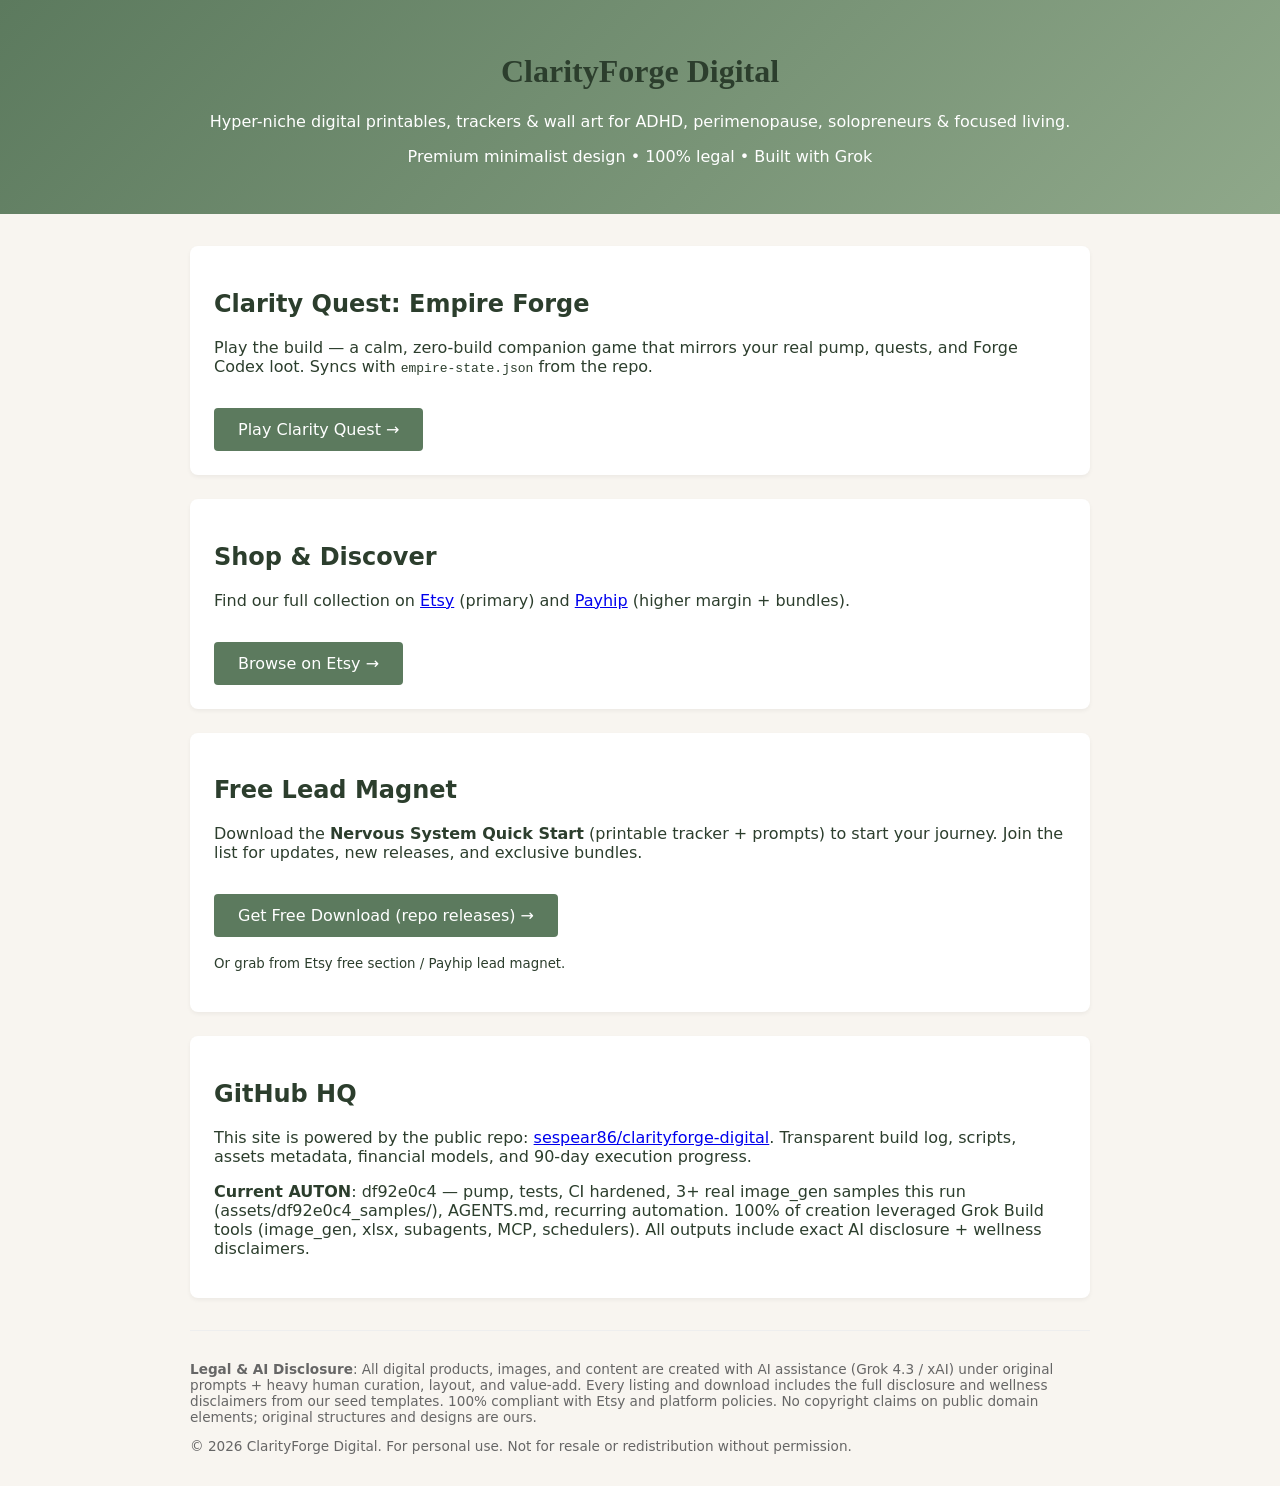
<file: docs/index.html>
<!DOCTYPE html>
<html lang="en">
<head>
  <meta charset="UTF-8">
  <meta name="viewport" content="width=device-width, initial-scale=1.0">
  <title>ClarityForge Digital — Hyper-Niche Printables & Trackers</title>
  <style>
    body { font-family: system-ui, sans-serif; margin: 0; padding: 0; background: #f8f5f0; color: #2c3e2d; }
    .header { background: linear-gradient(135deg, #5c7a5e, #8fa88a); color: white; padding: 2rem; text-align: center; }
    .container { max-width: 900px; margin: 2rem auto; padding: 0 1rem; }
    .section { background: white; padding: 1.5rem; margin-bottom: 1.5rem; border-radius: 8px; box-shadow: 0 2px 4px rgba(0,0,0,0.05); }
    h1, h2 { color: #2c3e2d; }
    .brand { font-family: 'Georgia', serif; }
    .cta { display: inline-block; background: #5c7a5e; color: white; padding: 0.75rem 1.5rem; text-decoration: none; border-radius: 4px; margin-top: 1rem; }
    .legal { font-size: 0.85rem; color: #666; border-top: 1px solid #eee; padding-top: 1rem; margin-top: 2rem; }
  </style>
</head>
<body>
  <div class="header">
    <h1 class="brand">ClarityForge Digital</h1>
    <p>Hyper-niche digital printables, trackers &amp; wall art for ADHD, perimenopause, solopreneurs &amp; focused living.</p>
    <p>Premium minimalist design • 100% legal • Built with Grok</p>
  </div>
  <div class="container">
    <div class="section">
      <h2>Clarity Quest: Empire Forge</h2>
      <p>Play the build — a calm, zero-build companion game that mirrors your real pump, quests, and Forge Codex loot. Syncs with <code>empire-state.json</code> from the repo.</p>
      <a class="cta" href="game/">Play Clarity Quest →</a>
    </div>
    <div class="section">
      <h2>Shop &amp; Discover</h2>
      <p>Find our full collection on <a href="https://www.etsy.com/shop/ClarityForgeDigital" target="_blank">Etsy</a> (primary) and <a href="https://payhip.com/ClarityForgeDigital" target="_blank">Payhip</a> (higher margin + bundles).</p>
      <a class="cta" href="https://www.etsy.com/shop/ClarityForgeDigital" target="_blank">Browse on Etsy →</a>
    </div>
    <div class="section">
      <h2>Free Lead Magnet</h2>
      <p>Download the <strong>Nervous System Quick Start</strong> (printable tracker + prompts) to start your journey. Join the list for updates, new releases, and exclusive bundles.</p>
      <a class="cta" href="https://github.com/sespear86/clarityforge-digital/releases" target="_blank">Get Free Download (repo releases) →</a>
      <p><small>Or grab from Etsy free section / Payhip lead magnet.</small></p>
    </div>
    <div class="section">
      <h2>GitHub HQ</h2>
      <p>This site is powered by the public repo: <a href="https://github.com/sespear86/clarityforge-digital">sespear86/clarityforge-digital</a>. Transparent build log, scripts, assets metadata, financial models, and 90-day execution progress.</p>
      <p><strong>Current AUTON</strong>: df92e0c4 — pump, tests, CI hardened, 3+ real image_gen samples this run (assets/df92e0c4_samples/), AGENTS.md, recurring automation. 100% of creation leveraged Grok Build tools (image_gen, xlsx, subagents, MCP, schedulers). All outputs include exact AI disclosure + wellness disclaimers.</p>
    </div>
    <div class="legal">
      <p><strong>Legal &amp; AI Disclosure</strong>: All digital products, images, and content are created with AI assistance (Grok 4.3 / xAI) under original prompts + heavy human curation, layout, and value-add. Every listing and download includes the full disclosure and wellness disclaimers from our seed templates. 100% compliant with Etsy and platform policies. No copyright claims on public domain elements; original structures and designs are ours.</p>
      <p>© 2026 ClarityForge Digital. For personal use. Not for resale or redistribution without permission.</p>
    </div>
  </div>
</body>
</html>
</file>
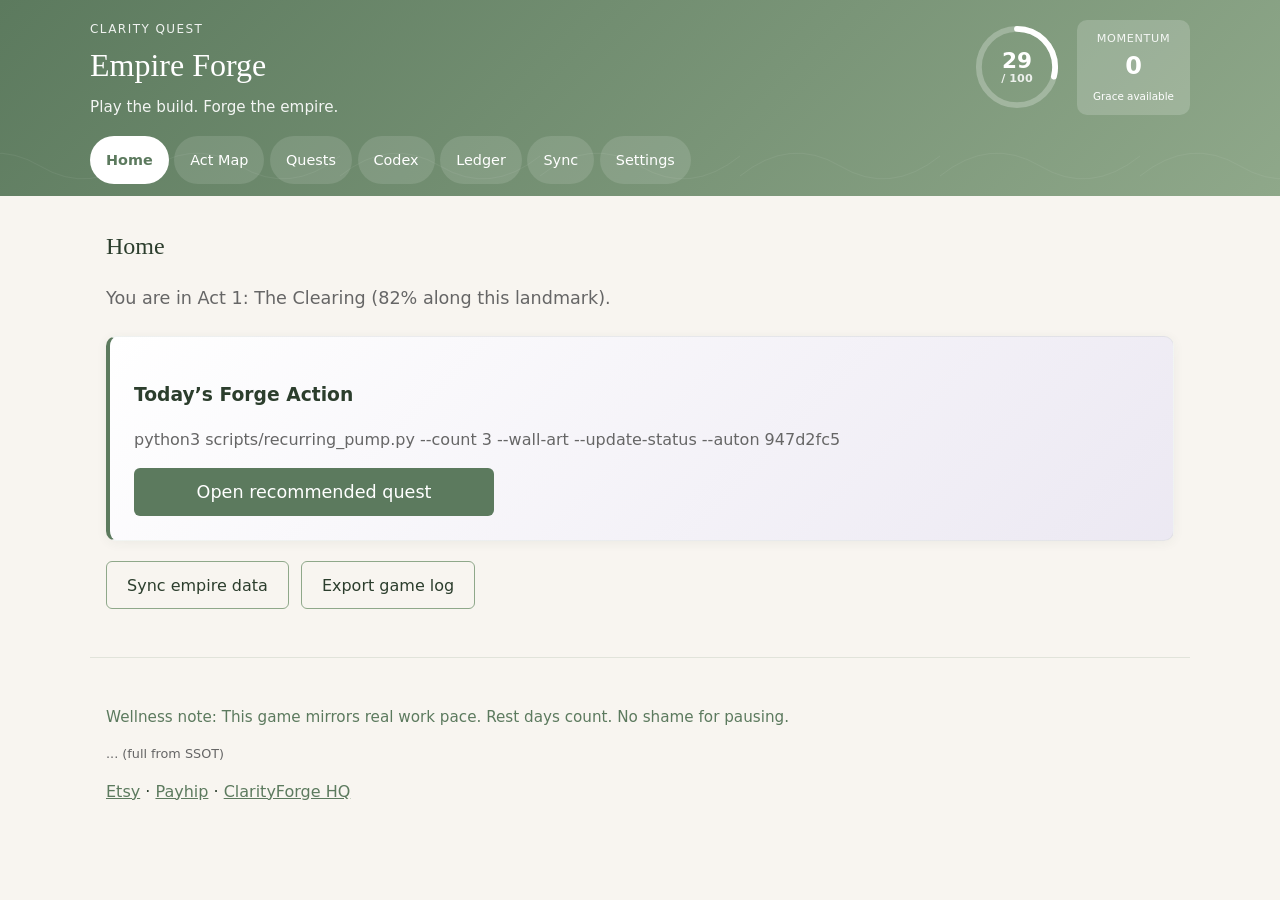
<file: docs/game/index.html>
<!DOCTYPE html>
<html lang="en">
<head>
  <meta charset="UTF-8">
  <meta name="viewport" content="width=device-width, initial-scale=1.0">
  <title>Clarity Quest: Empire Forge — ClarityForge Digital</title>
  <meta name="description" content="Play the build. Forge the empire. A calm, ADHD-friendly companion to your real ClarityForge velocity engine.">
  <link rel="stylesheet" href="./styles.css">
</head>
<body>
  <a class="skip-link" href="#main">Skip to main content</a>

  <header class="site-header" role="banner">
    <div class="header-inner">
      <div class="brand-block">
        <p class="eyebrow">Clarity Quest</p>
        <h1 class="site-title">Empire Forge</h1>
        <p class="tagline">Play the build. Forge the empire.</p>
      </div>
      <div class="hud" aria-label="Empire and momentum">
        <div class="empire-ring-wrap" aria-labelledby="empire-score-label">
          <svg class="empire-ring" viewBox="0 0 120 120" role="img" aria-hidden="true">
            <circle class="ring-track" cx="60" cy="60" r="52"></circle>
            <circle class="ring-progress" cx="60" cy="60" r="52" id="empire-ring-progress"></circle>
          </svg>
          <div class="empire-ring-label">
            <span id="empire-score-label" class="sr-only">Empire score</span>
            <span class="empire-score-value" id="empire-score-value" aria-live="polite">—</span>
            <span class="empire-score-cap">/ 100</span>
          </div>
        </div>
        <div class="momentum-pill" id="momentum-display" aria-live="polite">
          <span class="momentum-label">Momentum</span>
          <span class="momentum-value" id="momentum-value">0</span>
          <span class="momentum-grace" id="momentum-grace" hidden>Grace available</span>
        </div>
      </div>
    </div>
    <nav class="main-nav" aria-label="Game sections">
      <ul class="nav-list" id="main-nav">
        <li><a href="#home" data-route="home" class="nav-link is-active">Home</a></li>
        <li><a href="#act-map" data-route="act-map" class="nav-link">Act Map</a></li>
        <li><a href="#quests" data-route="quests" class="nav-link">Quests</a></li>
        <li><a href="#codex" data-route="codex" class="nav-link">Codex</a></li>
        <li><a href="#ledger" data-route="ledger" class="nav-link">Ledger</a></li>
        <li><a href="#sync" data-route="sync" class="nav-link">Sync</a></li>
        <li><a href="#settings" data-route="settings" class="nav-link">Settings</a></li>
      </ul>
    </nav>
  </header>

  <main id="main" class="main-content" tabindex="-1">
    <section id="view-home" class="view is-active" data-view="home" aria-labelledby="home-heading">
      <h2 id="home-heading">Home</h2>
      <p class="calm-lead" id="home-act-summary">Loading your forge…</p>
      <div class="card primary-cta-card">
        <h3>Today&rsquo;s Forge Action</h3>
        <p id="home-cta-copy" class="calm-copy">One small win at a time. No guilt if you rest.</p>
        <button type="button" class="btn btn-primary btn-large" id="home-forge-cta">Open recommended quest</button>
      </div>
      <div class="card-row">
        <button type="button" class="btn btn-secondary" id="home-sync-btn">Sync empire data</button>
        <button type="button" class="btn btn-secondary" id="home-export-btn">Export game log</button>
      </div>
    </section>

    <section id="view-act-map" class="view" data-view="act-map" aria-labelledby="act-map-heading" hidden>
      <h2 id="act-map-heading">Act Map</h2>
      <p class="calm-copy">Four landmarks on your 90-day forge. Locked acts show what unlocks them.</p>
      <div id="act-map-grid" class="act-map-grid" role="list"></div>
    </section>

    <section id="view-quests" class="view" data-view="quests" aria-labelledby="quests-heading" hidden>
      <h2 id="quests-heading">Quests</h2>
      <div class="quests-layout">
        <ul id="quest-list" class="quest-list" role="list"></ul>
        <article id="quest-detail" class="quest-detail card" aria-live="polite" hidden>
          <h3 id="quest-detail-title"></h3>
          <p id="quest-detail-desc" class="calm-copy"></p>
          <ol id="quest-steps" class="quest-steps"></ol>
          <p class="quest-rewards" id="quest-rewards"></p>
          <button type="button" class="btn btn-primary btn-large" id="quest-complete-btn">I completed this</button>
        </article>
      </div>
    </section>

    <section id="view-codex" class="view" data-view="codex" aria-labelledby="codex-heading" hidden>
      <h2 id="codex-heading">Forge Codex</h2>
      <p class="calm-copy">Collect listing relics from your real batch. Mark illustrated when you&rsquo;ve curated visuals.</p>
      <div id="codex-score-viz" class="codex-score-wrap"></div>
      <div class="codex-tabs" role="tablist" aria-label="Codex views">
        <button type="button" class="tab is-active" role="tab" aria-selected="true" aria-controls="codex-panel" data-codex-tab="deck" id="tab-deck">Deck</button>
        <button type="button" class="tab" role="tab" aria-selected="false" aria-controls="codex-panel" data-codex-tab="legendary" id="tab-legendary">Legendary</button>
      </div>
      <label class="filter-label" for="codex-niche-filter">Filter by niche</label>
      <select id="codex-niche-filter" class="select-input">
        <option value="">All niches</option>
      </select>
      <div id="codex-panel" role="tabpanel" aria-labelledby="tab-deck">
        <div id="codex-grid" class="codex-grid" role="list"></div>
      </div>
    </section>

    <section id="view-ledger" class="view" data-view="ledger" aria-labelledby="ledger-heading" hidden>
      <h2 id="ledger-heading">Command Ledger</h2>
      <p class="calm-copy">Scenario bands from your Command Center. Tune assumptions in the spreadsheet &mdash; not here.</p>
      <div id="ledger-bands" class="ledger-bands"></div>
      <div class="card tuner-note">
        <h3>Tuner of Fates</h3>
        <p>Yellow cells and scenario tuning live in <code>Command_Center_*.xlsx</code>. Regenerate with:</p>
        <pre class="code-block" id="tuner-command">python3 scripts/build_command_center_xlsx.py</pre>
        <button type="button" class="btn btn-secondary btn-copy" data-copy-target="tuner-command">Copy command</button>
      </div>
    </section>

    <section id="view-sync" class="view" data-view="sync" aria-labelledby="sync-heading" hidden>
      <h2 id="sync-heading">Sync &amp; Export</h2>
      <p class="calm-copy">Pull fresh <code>empire-state.json</code> from this site, or paste ramp JSON if offline.</p>
      <p class="sync-meta" id="last-sync-display">Last synced: never</p>
      <button type="button" class="btn btn-primary" id="sync-fetch-btn">Fetch empire-state.json</button>
      <label class="filter-label" for="sync-paste">Paste ramp-status or empire JSON (optional)</label>
      <textarea id="sync-paste" class="textarea-input" rows="6" placeholder='{"metrics": {"batch_listings": 30, ...}}'></textarea>
      <button type="button" class="btn btn-secondary" id="sync-paste-btn">Merge paste into overlay</button>
      <div class="card export-recipe" id="export-recipe-block">
        <h3>Commit recipe</h3>
        <pre class="code-block" id="commit-recipe"></pre>
      </div>
      <div class="card-row">
        <button type="button" class="btn btn-secondary" id="download-game-log-btn">Download game-log JSON</button>
        <button type="button" class="btn btn-secondary" id="download-quest-export-btn" disabled>Download last quest-complete JSON</button>
      </div>
    </section>

    <section id="view-settings" class="view" data-view="settings" aria-labelledby="settings-heading" hidden>
      <h2 id="settings-heading">Settings</h2>
      <div class="setting-row">
        <label class="toggle-label">
          <input type="checkbox" id="setting-focus-mode">
          <span>Focus mode (hide secondary chrome)</span>
        </label>
      </div>
      <div class="setting-row">
        <label class="toggle-label">
          <input type="checkbox" id="setting-sound">
          <span>Sound (off by default)</span>
        </label>
      </div>
      <button type="button" class="btn btn-secondary" id="reset-local-btn">Reset local progress (export first)</button>
    </section>
  </main>

  <div id="toast-region" class="toast-region" role="status" aria-live="polite" aria-atomic="true"></div>
  <div id="celebrate-layer" class="celebrate-layer" aria-hidden="true"></div>

  <footer class="site-footer" role="contentinfo">
    <p class="wellness-note">Wellness note: This game mirrors real work pace. Rest days count. No shame for pausing.</p>
    <p id="legal-footer-text" class="legal-footer"></p>
    <p class="footer-links">
      <a href="https://www.etsy.com/shop/ClarityForgeDigital" target="_blank" rel="noopener">Etsy</a>
      &middot;
      <a href="https://payhip.com/ClarityForgeDigital" target="_blank" rel="noopener">Payhip</a>
      &middot;
      <a href="../index.html">ClarityForge HQ</a>
    </p>
  </footer>

  <script type="module" src="./app.js"></script>
</body>
</html>
</file>
<file: docs/game/styles.css>
:root {
  --cf-sage: #5c7a5e;
  --cf-sage-light: #8fa88a;
  --cf-beige: #f8f5f0;
  --cf-text: #2c3e2d;
  --cf-card: #ffffff;
  --cf-muted: #666666;
  --cf-lavender: #e8e4f0;
  --cf-radius: 10px;
  --cf-shadow: 0 2px 12px rgba(44, 62, 45, 0.06);
  --cf-ring: 327;
  --font-sans: system-ui, -apple-system, "Segoe UI", Roboto, sans-serif;
  --font-serif: Georgia, "Times New Roman", serif;
  --tap-min: 48px;
}

*,
*::before,
*::after {
  box-sizing: border-box;
}

html {
  scroll-behavior: smooth;
}

@media (prefers-reduced-motion: reduce) {
  html {
    scroll-behavior: auto;
  }

  *,
  *::before,
  *::after {
    animation-duration: 0.01ms !important;
    animation-iteration-count: 1 !important;
    transition-duration: 0.01ms !important;
  }

  .celebrate-layer .confetti {
    display: none !important;
  }
}

body {
  margin: 0;
  font-family: var(--font-sans);
  background: var(--cf-beige);
  color: var(--cf-text);
  line-height: 1.55;
  min-height: 100vh;
}

body.focus-mode .main-nav .nav-list li:not(:first-child):not(:nth-child(3)) {
  display: none;
}

body.focus-mode .card-row,
body.focus-mode .footer-links {
  opacity: 0.85;
}

.skip-link {
  position: absolute;
  left: -9999px;
  top: auto;
  width: 1px;
  height: 1px;
  overflow: hidden;
  z-index: 1000;
  background: var(--cf-card);
  color: var(--cf-text);
  padding: 0.75rem 1rem;
  border-radius: var(--cf-radius);
}

.skip-link:focus {
  left: 1rem;
  top: 1rem;
  width: auto;
  height: auto;
}

.sr-only {
  position: absolute;
  width: 1px;
  height: 1px;
  padding: 0;
  margin: -1px;
  overflow: hidden;
  clip: rect(0, 0, 0, 0);
  border: 0;
}

.site-header {
  background: linear-gradient(135deg, var(--cf-sage), var(--cf-sage-light));
  color: #fff;
  padding: 1.25rem 1rem 0;
  position: relative;
  overflow: hidden;
}

.site-header::after {
  content: "";
  position: absolute;
  inset: 0;
  background: url("data:image/svg+xml,%3Csvg xmlns='http://www.w3.org/2000/svg' width='200' height='80' viewBox='0 0 200 80'%3E%3Cpath fill='none' stroke='rgba(255,255,255,0.12)' stroke-width='1' d='M0 60 Q50 20 100 50 T200 40'/%3E%3C/svg%3E") repeat-x bottom;
  opacity: 0.5;
  pointer-events: none;
}

.header-inner {
  max-width: 1100px;
  margin: 0 auto;
  display: flex;
  flex-wrap: wrap;
  gap: 1.5rem;
  align-items: flex-start;
  justify-content: space-between;
  position: relative;
  z-index: 1;
}

.brand-block .eyebrow {
  margin: 0;
  font-size: 0.75rem;
  letter-spacing: 0.12em;
  text-transform: uppercase;
  opacity: 0.9;
}

.site-title {
  margin: 0.15rem 0 0;
  font-family: var(--font-serif);
  font-size: clamp(1.5rem, 4vw, 2rem);
  font-weight: 400;
}

.tagline {
  margin: 0.35rem 0 0;
  font-size: 0.95rem;
  opacity: 0.92;
}

.hud {
  display: flex;
  gap: 1rem;
  align-items: center;
}

.empire-ring-wrap {
  position: relative;
  width: 88px;
  height: 88px;
}

.empire-ring {
  width: 100%;
  height: 100%;
  transform: rotate(-90deg);
}

.ring-track {
  fill: none;
  stroke: rgba(255, 255, 255, 0.25);
  stroke-width: 8;
}

.ring-progress {
  fill: none;
  stroke: #fff;
  stroke-width: 8;
  stroke-linecap: round;
  stroke-dasharray: var(--cf-ring) var(--cf-ring);
  stroke-dashoffset: calc(var(--cf-ring) - (var(--cf-ring) * var(--score-pct, 0) / 100));
  transition: stroke-dashoffset 0.4s ease;
}

.empire-ring-label {
  position: absolute;
  inset: 0;
  display: flex;
  flex-direction: column;
  align-items: center;
  justify-content: center;
  font-weight: 600;
  line-height: 1.1;
}

.empire-score-value {
  font-size: 1.35rem;
}

.empire-score-cap {
  font-size: 0.7rem;
  opacity: 0.85;
}

.momentum-pill {
  background: rgba(255, 255, 255, 0.18);
  border-radius: var(--cf-radius);
  padding: 0.65rem 1rem;
  min-width: 100px;
  text-align: center;
}

.momentum-label {
  display: block;
  font-size: 0.7rem;
  text-transform: uppercase;
  letter-spacing: 0.06em;
  opacity: 0.9;
}

.momentum-value {
  font-size: 1.5rem;
  font-weight: 700;
}

.momentum-grace {
  display: block;
  font-size: 0.65rem;
  margin-top: 0.2rem;
}

.main-nav {
  max-width: 1100px;
  margin: 1rem auto 0;
  position: relative;
  z-index: 1;
}

.nav-list {
  list-style: none;
  margin: 0;
  padding: 0 0 0.75rem;
  display: flex;
  flex-wrap: wrap;
  gap: 0.35rem;
}

.nav-link {
  display: inline-block;
  min-height: var(--tap-min);
  line-height: var(--tap-min);
  padding: 0 1rem;
  color: #fff;
  text-decoration: none;
  border-radius: 999px;
  font-size: 0.9rem;
  background: rgba(255, 255, 255, 0.12);
  transition: background 0.2s ease;
}

.nav-link:hover,
.nav-link:focus-visible {
  background: rgba(255, 255, 255, 0.28);
  outline: 2px solid #fff;
  outline-offset: 2px;
}

.nav-link.is-active {
  background: var(--cf-card);
  color: var(--cf-sage);
  font-weight: 600;
}

.main-content {
  max-width: 1100px;
  margin: 0 auto;
  padding: 2rem 1rem 3rem;
}

.view[hidden] {
  display: none !important;
}

.view.is-active {
  display: block;
}

h2 {
  font-family: var(--font-serif);
  font-weight: 400;
  margin-top: 0;
  color: var(--cf-text);
}

.calm-lead {
  font-size: 1.1rem;
  color: var(--cf-muted);
  margin-bottom: 1.5rem;
}

.calm-copy {
  color: var(--cf-muted);
}

.card {
  background: var(--cf-card);
  border-radius: var(--cf-radius);
  box-shadow: var(--cf-shadow);
  padding: 1.5rem;
  margin-bottom: 1.25rem;
  border: 1px solid rgba(92, 122, 94, 0.08);
}

.primary-cta-card {
  border-left: 4px solid var(--cf-sage);
  background: linear-gradient(135deg, var(--cf-card) 0%, var(--cf-lavender) 120%);
}

.card-row {
  display: flex;
  flex-wrap: wrap;
  gap: 0.75rem;
}

.btn {
  font-family: inherit;
  font-size: 1rem;
  border: none;
  border-radius: 6px;
  cursor: pointer;
  min-height: var(--tap-min);
  padding: 0.65rem 1.25rem;
  transition: transform 0.15s ease, background 0.15s ease;
}

.btn:focus-visible {
  outline: 3px solid var(--cf-sage-light);
  outline-offset: 2px;
}

.btn-primary {
  background: var(--cf-sage);
  color: #fff;
}

.btn-primary:hover {
  background: #4d684f;
}

.btn-secondary {
  background: var(--cf-beige);
  color: var(--cf-text);
  border: 1px solid var(--cf-sage-light);
}

.btn-large {
  font-size: 1.1rem;
  padding: 0.85rem 1.75rem;
  width: 100%;
  max-width: 360px;
}

@media (prefers-reduced-motion: reduce) {
  .btn:active {
    transform: none;
  }
}

.btn:not(:disabled):active {
  transform: scale(0.98);
}

.act-map-grid {
  display: grid;
  grid-template-columns: repeat(auto-fit, minmax(220px, 1fr));
  gap: 1rem;
}

.act-card {
  list-style: none;
  background: var(--cf-card);
  border-radius: var(--cf-radius);
  padding: 1.25rem;
  box-shadow: var(--cf-shadow);
  border: 1px solid rgba(92, 122, 94, 0.1);
}

.act-card.is-locked {
  opacity: 0.72;
  background: var(--cf-beige);
}

.act-card h3 {
  margin: 0 0 0.5rem;
  font-size: 1.05rem;
}

.progress-bar {
  height: 8px;
  background: var(--cf-beige);
  border-radius: 4px;
  overflow: hidden;
  margin: 0.75rem 0;
}

.progress-fill {
  height: 100%;
  background: linear-gradient(90deg, var(--cf-sage), var(--cf-sage-light));
  border-radius: 4px;
}

.unlock-req {
  font-size: 0.85rem;
  color: var(--cf-muted);
}

.quests-layout {
  display: grid;
  grid-template-columns: minmax(200px, 280px) 1fr;
  gap: 1.25rem;
}

@media (max-width: 720px) {
  .quests-layout {
    grid-template-columns: 1fr;
  }
}

.quest-list {
  list-style: none;
  margin: 0;
  padding: 0;
}

.quest-list-item button {
  width: 100%;
  text-align: left;
  background: var(--cf-card);
  border: 1px solid rgba(92, 122, 94, 0.12);
  border-radius: var(--cf-radius);
  padding: 0.85rem 1rem;
  margin-bottom: 0.5rem;
  cursor: pointer;
  min-height: var(--tap-min);
  font-size: 0.95rem;
}

.quest-list-item button.is-selected {
  border-color: var(--cf-sage);
  box-shadow: var(--cf-shadow);
}

.quest-list-item button.is-done {
  opacity: 0.65;
}

.quest-steps {
  padding-left: 1.25rem;
}

.quest-step {
  margin-bottom: 0.85rem;
}

.quest-step.done .step-label {
  text-decoration: line-through;
  opacity: 0.7;
}

.code-block {
  background: var(--cf-beige);
  padding: 0.75rem 1rem;
  border-radius: 6px;
  font-size: 0.8rem;
  overflow-x: auto;
  white-space: pre-wrap;
  word-break: break-word;
}

.codex-tabs {
  display: flex;
  gap: 0.5rem;
  margin-bottom: 1rem;
}

.tab {
  min-height: var(--tap-min);
  padding: 0 1.25rem;
  border: 1px solid var(--cf-sage-light);
  background: var(--cf-card);
  border-radius: 999px;
  cursor: pointer;
}

.tab.is-active {
  background: var(--cf-sage);
  color: #fff;
  border-color: var(--cf-sage);
}

.filter-label {
  display: block;
  margin-bottom: 0.35rem;
  font-size: 0.9rem;
}

.select-input,
.textarea-input {
  width: 100%;
  max-width: 480px;
  font-family: inherit;
  font-size: 1rem;
  padding: 0.65rem 0.75rem;
  border-radius: 6px;
  border: 1px solid var(--cf-sage-light);
  margin-bottom: 1rem;
  min-height: var(--tap-min);
}

.codex-score-wrap {
  margin-bottom: 1rem;
}

.codex-score-viz .codex-score-title {
  margin-top: 0;
  color: var(--cf-sage);
}

.small-meta {
  font-size: 0.85rem;
  color: var(--cf-muted);
}

.codex-grid {
  display: grid;
  grid-template-columns: repeat(auto-fill, minmax(240px, 1fr));
  gap: 1rem;
  margin-top: 1rem;
}

.codex-card {
  list-style: none;
  perspective: 1000px;
  min-height: 200px;
}

.codex-card-inner {
  position: relative;
  background: var(--cf-card);
  border-radius: var(--cf-radius);
  box-shadow: var(--cf-shadow);
  padding: 1rem;
  border: 1px solid rgba(92, 122, 94, 0.1);
  transition: transform 0.35s ease;
}

.codex-card.is-flipped .codex-card-inner {
  background: var(--cf-lavender);
}

.codex-card h4 {
  margin: 0 0 0.5rem;
  font-size: 0.95rem;
}

.codex-card .niche-tag {
  font-size: 0.75rem;
  color: var(--cf-sage);
  text-transform: uppercase;
  letter-spacing: 0.04em;
}

.codex-actions {
  display: flex;
  flex-wrap: wrap;
  gap: 0.5rem;
  margin-top: 0.75rem;
}

.ledger-bands {
  display: grid;
  grid-template-columns: repeat(auto-fit, minmax(140px, 1fr));
  gap: 1rem;
  margin-bottom: 1.5rem;
}

.band-card {
  background: var(--cf-card);
  padding: 1.25rem;
  border-radius: var(--cf-radius);
  text-align: center;
  box-shadow: var(--cf-shadow);
}

.band-card strong {
  display: block;
  font-size: 1.75rem;
  color: var(--cf-sage);
}

.tuner-note code {
  font-size: 0.85rem;
}

.setting-row {
  margin-bottom: 1rem;
}

.toggle-label {
  display: flex;
  align-items: center;
  gap: 0.75rem;
  min-height: var(--tap-min);
  cursor: pointer;
}

.toggle-label input {
  width: 1.25rem;
  height: 1.25rem;
}

.sync-meta {
  font-size: 0.9rem;
  color: var(--cf-muted);
}

.export-recipe {
  margin-top: 1rem;
}

.site-footer {
  max-width: 1100px;
  margin: 0 auto;
  padding: 2rem 1rem 3rem;
  border-top: 1px solid rgba(92, 122, 94, 0.15);
}

.wellness-note {
  font-size: 0.95rem;
  color: var(--cf-sage);
  margin-bottom: 1rem;
}

.legal-footer {
  font-size: 0.8rem;
  color: var(--cf-muted);
  line-height: 1.45;
}

.footer-links a {
  color: var(--cf-sage);
}

.toast-region {
  position: fixed;
  bottom: 1.5rem;
  left: 50%;
  transform: translateX(-50%);
  z-index: 200;
  pointer-events: none;
}

.toast {
  background: var(--cf-text);
  color: #fff;
  padding: 0.75rem 1.25rem;
  border-radius: 999px;
  font-size: 0.9rem;
  box-shadow: var(--cf-shadow);
}

.celebrate-layer {
  pointer-events: none;
  position: fixed;
  inset: 0;
  z-index: 150;
  overflow: hidden;
}

.confetti {
  position: absolute;
  width: 8px;
  height: 8px;
  border-radius: 1px;
  animation: confetti-fall 0.9s ease-out forwards;
}

@keyframes confetti-fall {
  from {
    transform: translateY(-20px) rotate(0deg);
    opacity: 1;
  }
  to {
    transform: translateY(120vh) rotate(720deg);
    opacity: 0;
  }
}

@media (prefers-reduced-motion: reduce) {
  @keyframes confetti-fall {
    from,
    to {
      transform: none;
      opacity: 0;
    }
  }
}
</file>
